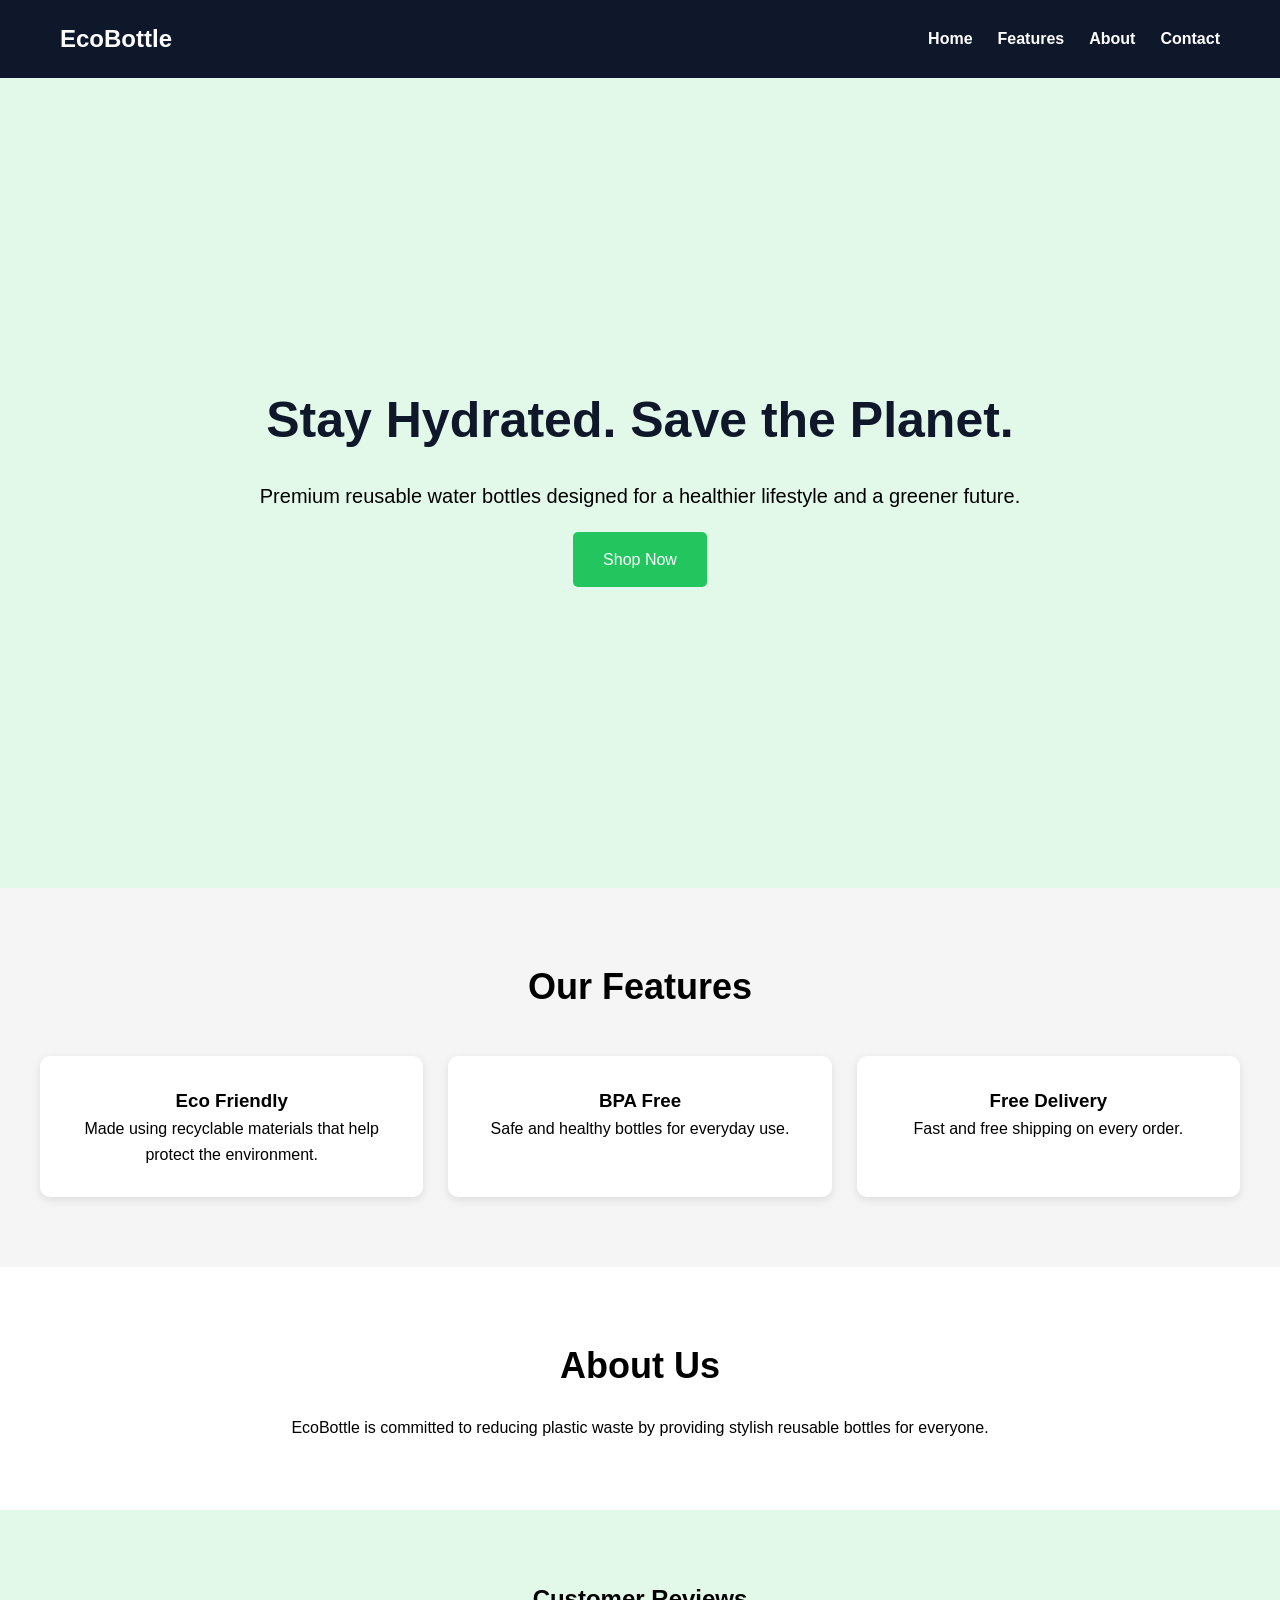
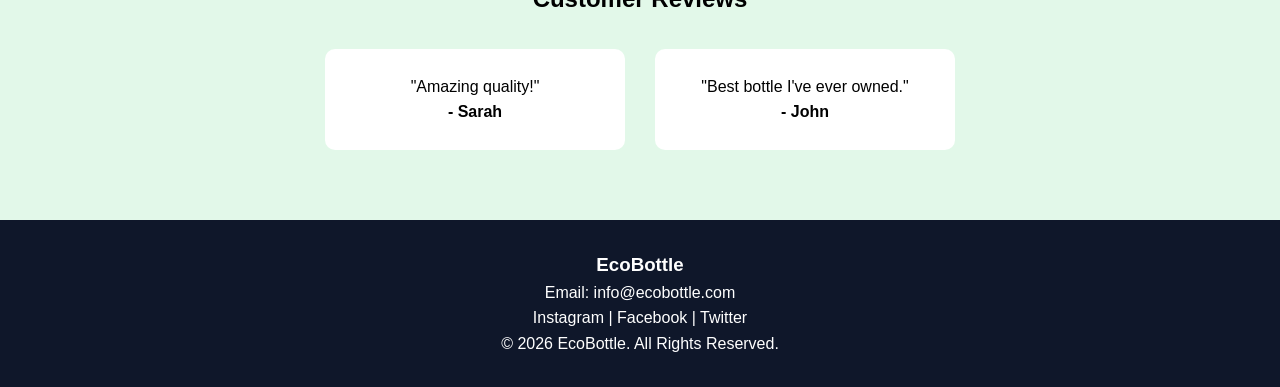
<file: Task-1-Landing-Page/index.html>
<!-- Navigation Bar -->
<!DOCTYPE html>
<html lang="en">

<head>
    <meta charset="UTF-8">
    <meta name="viewport" content="width=device-width, initial-scale=1.0">
    <title>EcoBottle Landing Page</title>

    <link rel="stylesheet" href="style.css">
</head>

<body>

    <!-- Navigation Bar -->
    <header>
        <nav class="navbar">
            <h2 class="logo">EcoBottle</h2>

            <ul class="nav-links">
                <li><a href="#home">Home</a></li>
                <li><a href="#features">Features</a></li>
                <li><a href="#about">About</a></li>
                <li><a href="#contact">Contact</a></li>
            </ul>
        </nav>
    </header>

    <!-- Hero Section -->
    <section class="hero" id="home">

        <div class="hero-text">
            <h1>Stay Hydrated. Save the Planet.</h1>

            <p>
                Premium reusable water bottles designed
                for a healthier lifestyle and a greener future.
            </p>

            <a href="#" class="btn">Shop Now</a>
        </div>

    </section>

    <!-- Features Section -->
    <section class="features" id="features">

        <h2>Our Features</h2>

        <div class="feature-container">

            <div class="card">
                <h3>Eco Friendly</h3>
                <p>Made using recyclable materials that help protect the environment.</p>
            </div>

            <div class="card">
                <h3>BPA Free</h3>
                <p>Safe and healthy bottles for everyday use.</p>
            </div>

            <div class="card">
                <h3>Free Delivery</h3>
                <p>Fast and free shipping on every order.</p>
            </div>

        </div>

    </section>

    <!-- About -->
    <section class="about" id="about">

        <h2>About Us</h2>

        <p>
            EcoBottle is committed to reducing plastic waste by
            providing stylish reusable bottles for everyone.
        </p>

    </section>

    <!-- Testimonials -->
    <section class="testimonials">

        <h2>Customer Reviews</h2>

        <div class="testimonial-container">

            <div class="review">
                <p>"Amazing quality!"</p>
                <h4>- Sarah</h4>
            </div>

            <div class="review">
                <p>"Best bottle I've ever owned."</p>
                <h4>- John</h4>
            </div>

        </div>

    </section>

    <!-- Footer -->
    <footer id="contact">

        <h3>EcoBottle</h3>

        <p>Email: info@ecobottle.com</p>

        <p>Instagram | Facebook | Twitter</p>

        <p>© 2026 EcoBottle. All Rights Reserved.</p>

    </footer>

</body>

</html>
</file>
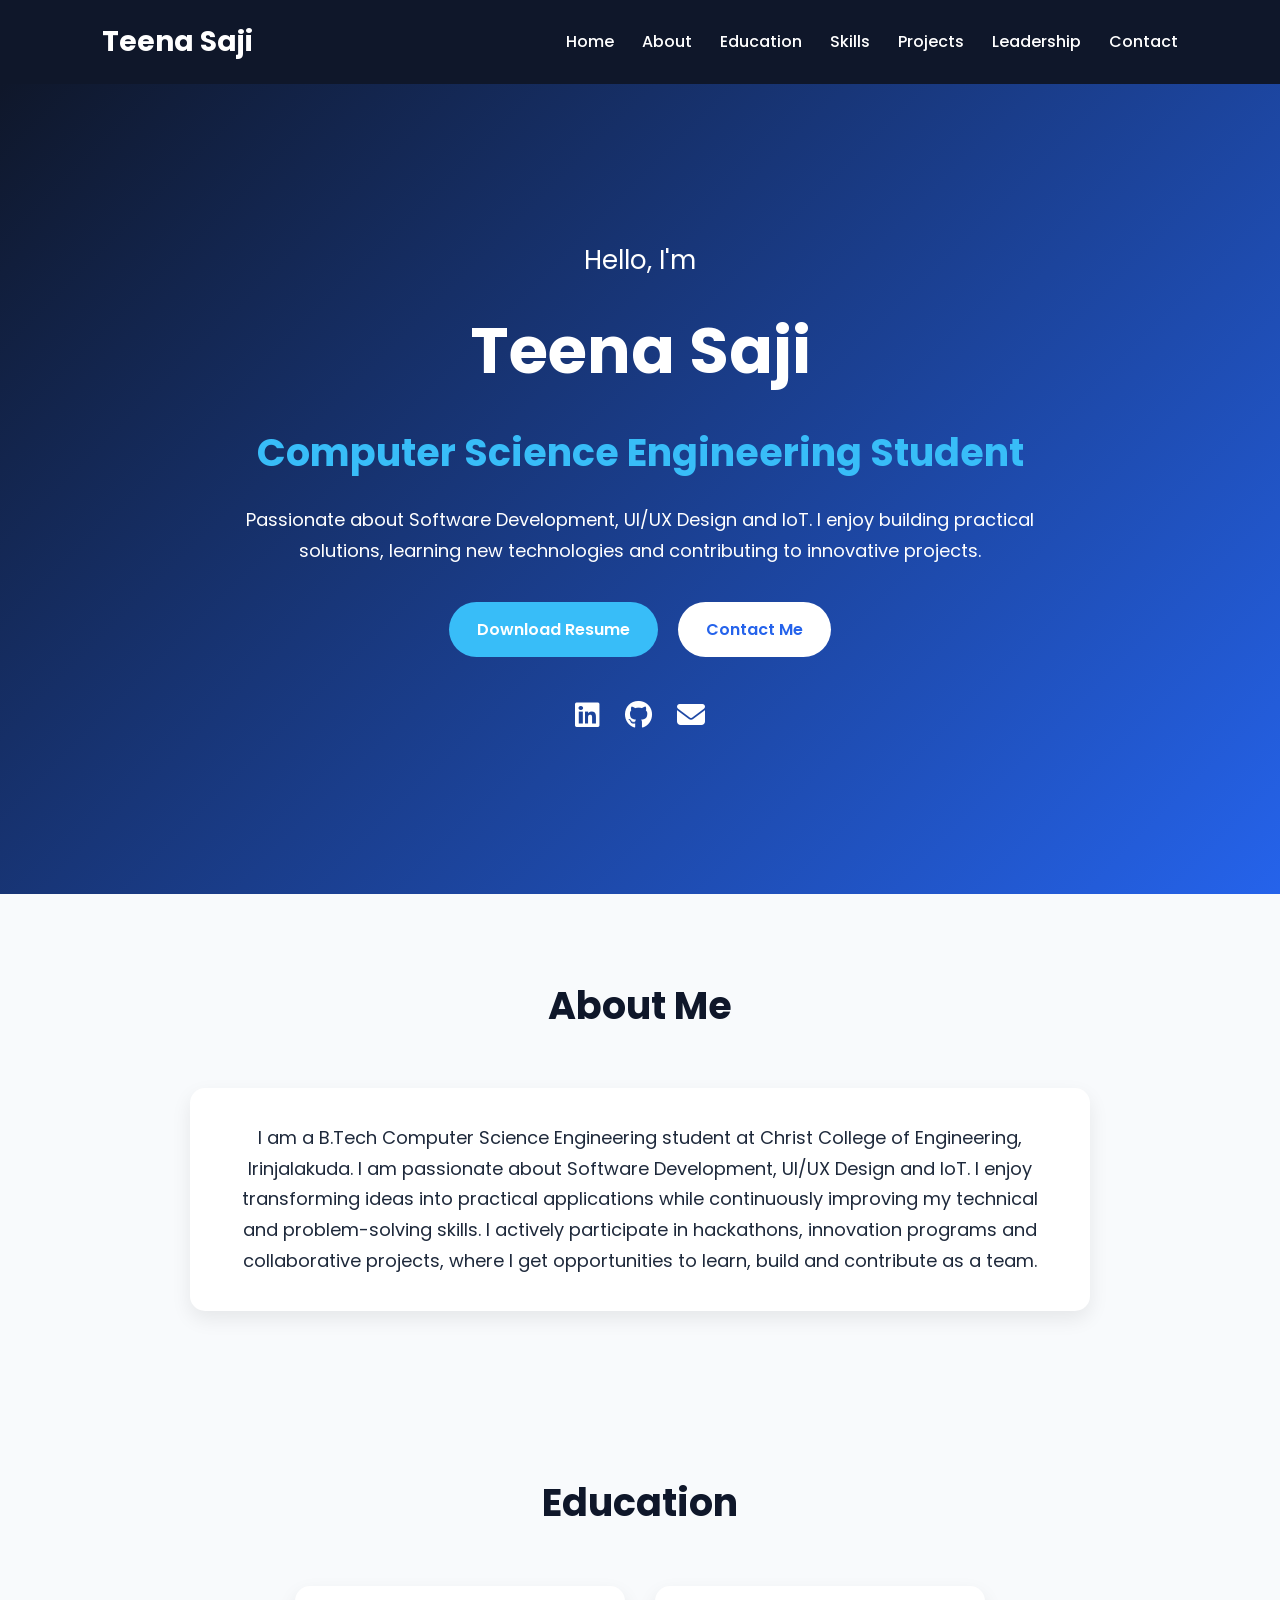
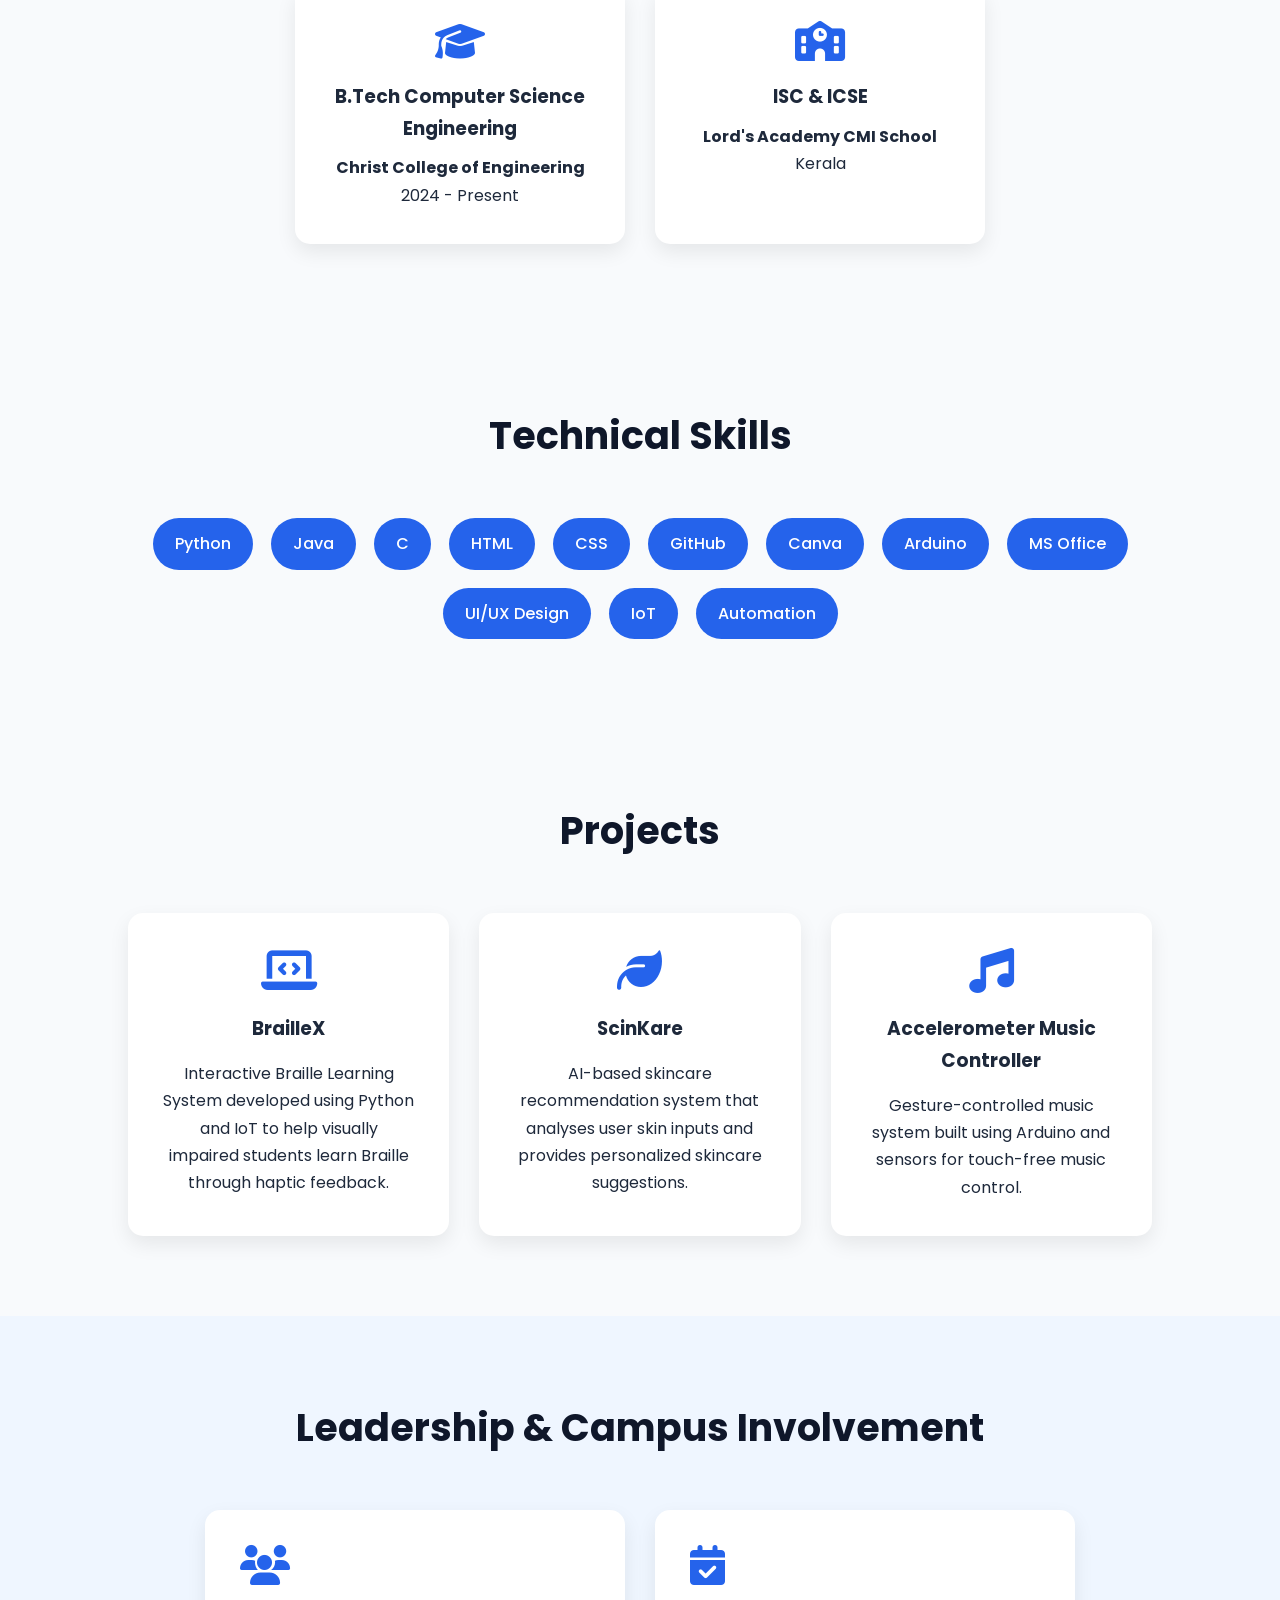
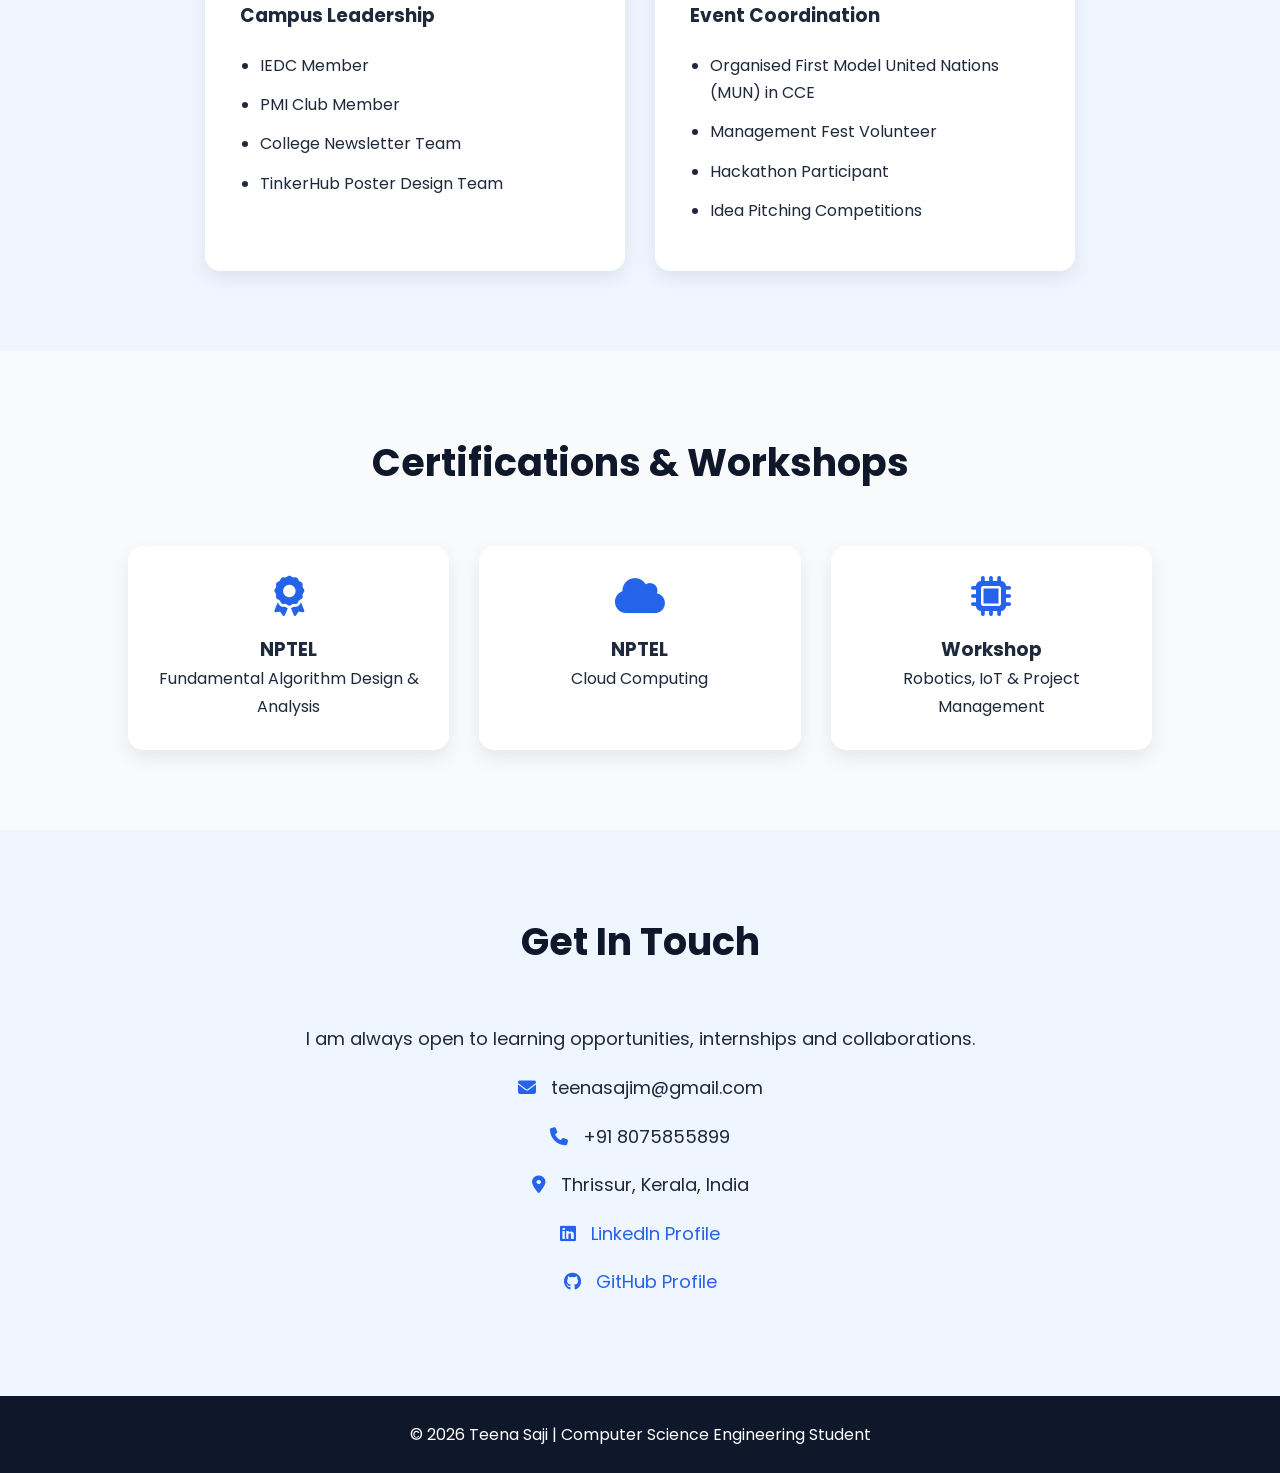
<file: Task-2-Portfolio/index.html>
<!DOCTYPE html>
<html lang="en">

<head>
    <meta charset="UTF-8">
    <meta name="viewport" content="width=device-width, initial-scale=1.0">
    <title>Teena Saji | Portfolio</title>

    <link rel="stylesheet" href="style.css">

    <link rel="stylesheet"
        href="https://cdnjs.cloudflare.com/ajax/libs/font-awesome/6.5.2/css/all.min.css">

</head>

<body>

    <!-- ================= NAVIGATION ================= -->

    <header>

        <nav class="navbar">

            <div class="logo">
                Teena Saji
            </div>

            <ul class="nav-links">

                <li><a href="#home">Home</a></li>

                <li><a href="#about">About</a></li>

                <li><a href="#education">Education</a></li>

                <li><a href="#skills">Skills</a></li>

                <li><a href="#projects">Projects</a></li>

                <li><a href="#leadership">Leadership</a></li>

                <li><a href="#contact">Contact</a></li>

            </ul>

        </nav>

    </header>



    <!-- ================= HERO ================= -->

    <section class="hero" id="home">

        <div class="hero-content">

            <h3>Hello, I'm</h3>

            <h1>Teena Saji</h1>

            <h2>Computer Science Engineering Student</h2>

            <p>

                Passionate about Software Development,
                UI/UX Design and IoT.
                I enjoy building practical solutions,
                learning new technologies and contributing
                to innovative projects.

            </p>

            <div class="hero-buttons">

                <a href="resume.pdf" target="_blank" class="btn">

                    Download Resume

                </a>

                <a href="#contact" class="btn2">

                    Contact Me

                </a>

            </div>

            <div class="social-icons">

                <a href="https://www.linkedin.com/in/teena-saji-manjaly/" target="_blank">

                    <i class="fab fa-linkedin"></i>

                </a>

                <a href="https://github.com/TeenaSaji" target="_blank">

                    <i class="fab fa-github"></i>

                </a>

                <a href="mailto:teenasajim@gmail.com">

                    <i class="fas fa-envelope"></i>

                </a>

            </div>

        </div>

    </section>



    <!-- ================= ABOUT ================= -->

    <section class="about" id="about">

        <h2>About Me</h2>

        <div class="about-box">

            <p>

                I am a B.Tech Computer Science Engineering student at
                Christ College of Engineering, Irinjalakuda.

                I am passionate about Software Development,
                UI/UX Design and IoT.

                I enjoy transforming ideas into practical
                applications while continuously improving my
                technical and problem-solving skills.

                I actively participate in hackathons,
                innovation programs and collaborative projects,
                where I get opportunities to learn, build and
                contribute as a team.

            </p>

        </div>

    </section>



    <!-- ================= EDUCATION ================= -->

    <section class="education" id="education">

        <h2>Education</h2>

        <div class="education-container">

            <div class="edu-card">

                <i class="fas fa-graduation-cap"></i>

                <h3>B.Tech Computer Science Engineering</h3>

                <h4>Christ College of Engineering</h4>

                <p>2024 - Present</p>

            </div>



            <div class="edu-card">

                <i class="fas fa-school"></i>

                <h3>ISC & ICSE</h3>

                <h4>Lord's Academy CMI School</h4>

                <p>Kerala</p>

            </div>

        </div>

    </section>
        <!-- ================= SKILLS ================= -->

    <section class="skills" id="skills">

        <h2>Technical Skills</h2>

        <div class="skills-container">

            <div class="skill">Python</div>

            <div class="skill">Java</div>

            <div class="skill">C</div>

            <div class="skill">HTML</div>

            <div class="skill">CSS</div>

            <div class="skill">GitHub</div>

            <div class="skill">Canva</div>

            <div class="skill">Arduino</div>

            <div class="skill">MS Office</div>

            <div class="skill">UI/UX Design</div>

            <div class="skill">IoT</div>

            <div class="skill">Automation</div>

        </div>

    </section>



    <!-- ================= PROJECTS ================= -->

    <section class="projects" id="projects">

        <h2>Projects</h2>

        <div class="projects-container">

            <div class="project-card">

                <i class="fas fa-laptop-code"></i>

                <h3>BrailleX</h3>

                <p>

                    Interactive Braille Learning System developed using
                    Python and IoT to help visually impaired students
                    learn Braille through haptic feedback.

                </p>

            </div>



            <div class="project-card">

                <i class="fas fa-leaf"></i>

                <h3>ScinKare</h3>

                <p>

                    AI-based skincare recommendation system that
                    analyses user skin inputs and provides
                    personalized skincare suggestions.

                </p>

            </div>



            <div class="project-card">

                <i class="fas fa-music"></i>

                <h3>Accelerometer Music Controller</h3>

                <p>

                    Gesture-controlled music system built using
                    Arduino and sensors for touch-free music control.

                </p>

            </div>

        </div>

    </section>



    <!-- ================= LEADERSHIP ================= -->

    <section class="leadership" id="leadership">

        <h2>Leadership & Campus Involvement</h2>

        <div class="leadership-container">

            <div class="lead-card">

                <i class="fas fa-users"></i>

                <h3>Campus Leadership</h3>

                <ul>

                    <li>IEDC Member</li>

                    <li>PMI Club Member</li>

                    <li>College Newsletter Team</li>

                    <li>TinkerHub Poster Design Team</li>

                </ul>

            </div>



            <div class="lead-card">

                <i class="fas fa-calendar-check"></i>

                <h3>Event Coordination</h3>

                <ul>

                    <li>Organised First Model United Nations (MUN) in CCE</li>

                    <li>Management Fest Volunteer</li>

                    <li>Hackathon Participant</li>

                    <li>Idea Pitching Competitions</li>

                </ul>

            </div>

        </div>

    </section>



    <!-- ================= CERTIFICATIONS ================= -->

    <section class="certifications">

        <h2>Certifications & Workshops</h2>

        <div class="certificate-container">

            <div class="certificate-card">

                <i class="fas fa-award"></i>

                <h3>NPTEL</h3>

                <p>

                    Fundamental Algorithm Design &
                    Analysis

                </p>

            </div>



            <div class="certificate-card">

                <i class="fas fa-cloud"></i>

                <h3>NPTEL</h3>

                <p>

                    Cloud Computing

                </p>

            </div>



            <div class="certificate-card">

                <i class="fas fa-microchip"></i>

                <h3>Workshop</h3>

                <p>

                    Robotics, IoT &
                    Project Management

                </p>

            </div>

        </div>

    </section>



    <!-- ================= CONTACT ================= -->

    <section class="contact" id="contact">

        <h2>Get In Touch</h2>

        <p>

            I am always open to learning opportunities,
            internships and collaborations.

        </p>

        <div class="contact-details">

            <p>

                <i class="fas fa-envelope"></i>

                teenasajim@gmail.com

            </p>

            <p>

                <i class="fas fa-phone"></i>

                +91 8075855899

            </p>

            <p>

                <i class="fas fa-map-marker-alt"></i>

                Thrissur, Kerala, India

            </p>

            <p>

                <i class="fab fa-linkedin"></i>

                <a href="https://www.linkedin.com/in/teena-saji-manjaly/" target="_blank">

                    LinkedIn Profile

                </a>

            </p>

            <p>

                <i class="fab fa-github"></i>

                <a href="https://github.com/TeenaSaji" target="_blank">

                    GitHub Profile

                </a>

            </p>

        </div>

    </section>



    <!-- ================= FOOTER ================= -->

    <footer>

        <p>

            © 2026 Teena Saji | Computer Science Engineering Student

        </p>

    </footer>

</body>

</html>
</file>
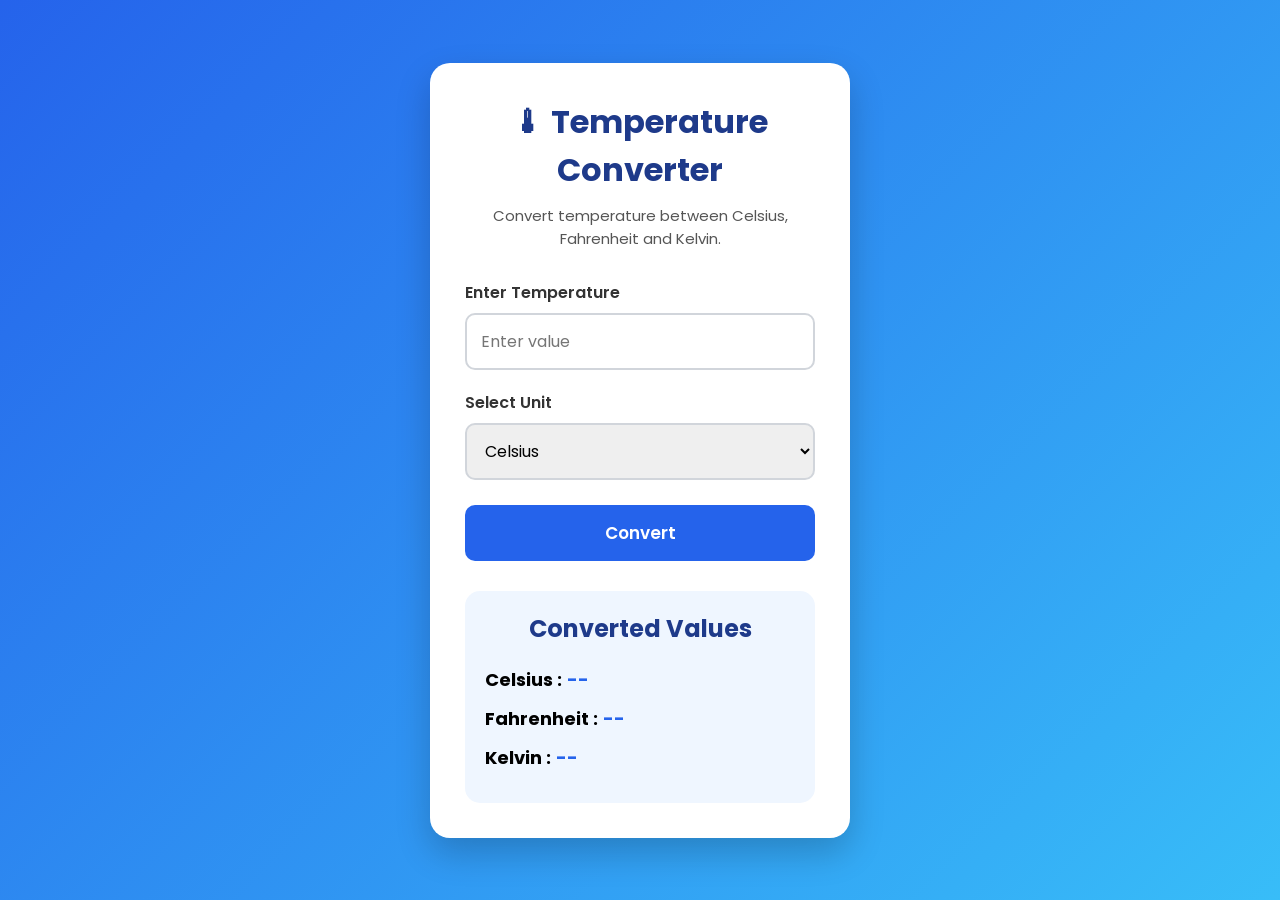
<file: Task-3-Temperature-Converter/index.html>
<!DOCTYPE html>
<html lang="en">

<head>

    <meta charset="UTF-8">

    <meta name="viewport" content="width=device-width, initial-scale=1.0">

    <title>Temperature Converter</title>

    <link rel="stylesheet" href="style.css">

</head>

<body>

    <div class="container">

        <h1>🌡 Temperature Converter</h1>

        <p class="subtitle">

            Convert temperature between Celsius, Fahrenheit and Kelvin.

        </p>

        <div class="input-box">

            <label>Enter Temperature</label>

            <input
                type="number"
                id="temperature"
                placeholder="Enter value">

        </div>

        <div class="input-box">

            <label>Select Unit</label>

            <select id="unit">

                <option value="celsius">Celsius</option>

                <option value="fahrenheit">Fahrenheit</option>

                <option value="kelvin">Kelvin</option>

            </select>

        </div>

        <button onclick="convertTemperature()">

            Convert

        </button>

        <p id="error"></p>

        <div class="result">

            <h2>Converted Values</h2>

            <p><strong>Celsius :</strong> <span id="celsius">--</span></p>

            <p><strong>Fahrenheit :</strong> <span id="fahrenheit">--</span></p>

            <p><strong>Kelvin :</strong> <span id="kelvin">--</span></p>

        </div>

    </div>

    <script src="script.js"></script>

</body>

</html>
</file>
<file: Task-1-Landing-Page/style.css>
/* Reset */

*{
    margin:0;
    padding:0;
    box-sizing:border-box;
}

body{
    font-family:Arial, sans-serif;
    line-height:1.6;
    background:#f5f5f5;
}

/* Navigation */

.navbar{
    display:flex;
    justify-content:space-between;
    align-items:center;
    background:#0f172a;
    padding:20px 60px;
    position:sticky;
    top:0;
}

.logo{
    color:white;
}

.nav-links{
    display:flex;
    list-style:none;
}

.nav-links li{
    margin-left:25px;
}

.nav-links a{
    text-decoration:none;
    color:white;
    font-weight:bold;
}

/* Hero */

.hero{
    height:90vh;
    display:flex;
    justify-content:center;
    align-items:center;
    text-align:center;
    background:#e2f8e9;
    padding:20px;
}

.hero h1{
    font-size:50px;
    color:#0f172a;
}

.hero p{
    font-size:20px;
    margin:20px 0;
}

.btn{
    background:#22c55e;
    color:white;
    text-decoration:none;
    padding:15px 30px;
    border-radius:5px;
    display:inline-block;
}

.btn:hover{
    background:#16a34a;
}

/* Features */

.features{
    padding:70px 40px;
    text-align:center;
}

.features h2{
    margin-bottom:40px;
    font-size:36px;
}

.feature-container{
    display:grid;
    grid-template-columns:repeat(3,1fr);
    gap:25px;
}

.card{
    background:white;
    padding:30px;
    border-radius:10px;
    box-shadow:0 3px 10px rgba(0,0,0,0.1);
}

/* About */

.about{
    background:white;
    padding:70px;
    text-align:center;
}

.about h2{
    margin-bottom:20px;
    font-size:36px;
}

/* Testimonials */

.testimonials{
    padding:70px;
    background:#e2f8e9;
    text-align:center;
}

.testimonial-container{
    display:flex;
    justify-content:center;
    gap:30px;
    margin-top:30px;
}

.review{
    background:white;
    padding:25px;
    border-radius:10px;
    width:300px;
}

/* Footer */

footer{
    background:#0f172a;
    color:white;
    text-align:center;
    padding:30px;
}

/* Responsive */

@media(max-width:768px){

    .navbar{
        flex-direction:column;
    }

    .nav-links{
        flex-direction:column;
        margin-top:20px;
    }

    .nav-links li{
        margin:10px 0;
    }

    .hero h1{
        font-size:35px;
    }

    .feature-container{
        grid-template-columns:1fr;
    }

    .testimonial-container{
        flex-direction:column;
        align-items:center;
    }

}
</file>
<file: Task-2-Portfolio/style.css>
/* Google Font */
@import url('https://fonts.googleapis.com/css2?family=Poppins:wght@300;400;500;600;700&display=swap');

/* ================= RESET ================= */

*{
    margin:0;
    padding:0;
    box-sizing:border-box;
    scroll-behavior:smooth;
}

body{
    font-family:'Poppins',sans-serif;
    background:#F8FAFC;
    color:#1E293B;
    line-height:1.7;
}

/* ================= NAVBAR ================= */

.navbar{
    display:flex;
    justify-content:space-between;
    align-items:center;
    padding:18px 8%;
    background:#0F172A;
    position:sticky;
    top:0;
    z-index:1000;
}

.logo{
    color:white;
    font-size:28px;
    font-weight:700;
}

.nav-links{
    display:flex;
    list-style:none;
    gap:28px;
}

.nav-links a{
    color:white;
    text-decoration:none;
    font-weight:500;
    transition:.3s;
}

.nav-links a:hover{
    color:#38BDF8;
}

/* ================= HERO ================= */

.hero{
    min-height:90vh;
    display:flex;
    justify-content:center;
    align-items:center;
    text-align:center;
    padding:80px 10%;
    background:linear-gradient(135deg,#0F172A,#2563EB);
    color:white;
}

.hero-content{
    max-width:850px;
}

.hero h3{
    font-size:26px;
    font-weight:400;
}

.hero h1{
    font-size:64px;
    margin:15px 0;
}

.hero h2{
    color:#38BDF8;
    margin-bottom:20px;
}

.hero p{
    font-size:18px;
    margin-bottom:35px;
}

.hero-buttons{
    display:flex;
    justify-content:center;
    gap:20px;
    margin-bottom:35px;
}

.btn{
    background:#38BDF8;
    color:white;
    padding:14px 28px;
    text-decoration:none;
    border-radius:30px;
    font-weight:600;
    transition:.3s;
}

.btn:hover{
    background:#0EA5E9;
    transform:translateY(-3px);
}

.btn2{
    background:white;
    color:#2563EB;
    padding:14px 28px;
    text-decoration:none;
    border-radius:30px;
    font-weight:600;
    transition:.3s;
}

.btn2:hover{
    background:#E2E8F0;
    transform:translateY(-3px);
}

/* ================= SOCIAL ICONS ================= */

.social-icons{
    display:flex;
    justify-content:center;
    gap:25px;
}

.social-icons a{
    color:white;
    font-size:28px;
    transition:.3s;
}

.social-icons a:hover{
    color:#38BDF8;
}

/* ================= COMMON ================= */

section{
    padding:80px 10%;
}

section h2{
    text-align:center;
    font-size:38px;
    margin-bottom:50px;
    color:#0F172A;
}

/* ================= ABOUT ================= */

.about-box{
    max-width:900px;
    margin:auto;
    background:white;
    padding:35px;
    border-radius:15px;
    box-shadow:0 8px 20px rgba(0,0,0,.08);
    text-align:center;
}

.about-box p{
    font-size:18px;
}

/* ================= EDUCATION ================= */

.education-container{
    display:flex;
    justify-content:center;
    gap:30px;
    flex-wrap:wrap;
}

.edu-card{
    background:white;
    width:330px;
    padding:35px;
    border-radius:15px;
    text-align:center;
    box-shadow:0 8px 20px rgba(0,0,0,.08);
    transition:.3s;
}

.edu-card:hover{
    transform:translateY(-8px);
}

.edu-card i{
    font-size:40px;
    color:#2563EB;
    margin-bottom:20px;
}

.edu-card h3{
    margin-bottom:10px;
}

/* ================= SKILLS ================= */

.skills-container{
    display:flex;
    flex-wrap:wrap;
    justify-content:center;
    gap:18px;
}

.skill{
    background:#2563EB;
    color:white;
    padding:12px 22px;
    border-radius:30px;
    transition:.3s;
    font-weight:500;
}

.skill:hover{
    background:#38BDF8;
    transform:translateY(-5px);
}

/* ================= PROJECTS ================= */

.projects-container{
    display:grid;
    grid-template-columns:repeat(auto-fit,minmax(280px,1fr));
    gap:30px;
}

.project-card{
    background:white;
    padding:35px;
    border-radius:15px;
    text-align:center;
    box-shadow:0 8px 20px rgba(0,0,0,.08);
    transition:.3s;
}

.project-card:hover{
    transform:translateY(-10px);
}

.project-card i{
    font-size:45px;
    color:#2563EB;
    margin-bottom:20px;
}

.project-card h3{
    margin-bottom:15px;
}

/* ================= LEADERSHIP ================= */

.leadership{
    background:#EFF6FF;
}

.leadership-container{
    display:flex;
    gap:30px;
    justify-content:center;
    flex-wrap:wrap;
}

.lead-card{
    width:420px;
    background:white;
    padding:35px;
    border-radius:15px;
    box-shadow:0 8px 20px rgba(0,0,0,.08);
}

.lead-card i{
    font-size:40px;
    color:#2563EB;
    margin-bottom:15px;
}

.lead-card ul{
    margin-top:20px;
    padding-left:20px;
}

.lead-card li{
    margin-bottom:12px;
}

/* ================= CERTIFICATES ================= */

.certificate-container{
    display:grid;
    grid-template-columns:repeat(auto-fit,minmax(250px,1fr));
    gap:30px;
}

.certificate-card{
    background:white;
    padding:30px;
    text-align:center;
    border-radius:15px;
    box-shadow:0 8px 20px rgba(0,0,0,.08);
    transition:.3s;
}

.certificate-card:hover{
    transform:translateY(-8px);
}

.certificate-card i{
    font-size:40px;
    color:#2563EB;
    margin-bottom:18px;
}

/* ================= CONTACT ================= */

.contact{
    text-align:center;
    background:#EFF6FF;
}

.contact p{
    margin:18px 0;
    font-size:18px;
}

.contact i{
    color:#2563EB;
    margin-right:10px;
}

.contact a{
    text-decoration:none;
    color:#2563EB;
}

.contact a:hover{
    text-decoration:underline;
}

/* ================= FOOTER ================= */

footer{
    background:#0F172A;
    color:white;
    text-align:center;
    padding:25px;
}

/* ================= RESPONSIVE ================= */

@media(max-width:900px){

.navbar{
    flex-direction:column;
    gap:20px;
}

.nav-links{
    flex-wrap:wrap;
    justify-content:center;
}

.hero h1{
    font-size:48px;
}

.hero-buttons{
    flex-direction:column;
    align-items:center;
}

.leadership-container,
.education-container{
    flex-direction:column;
    align-items:center;
}

}

@media(max-width:600px){

.hero{
    padding:60px 8%;
}

.hero h1{
    font-size:36px;
}

.hero h2{
    font-size:22px;
}

.hero p{
    font-size:16px;
}

section h2{
    font-size:30px;
}

.logo{
    font-size:22px;
}

.nav-links{
    gap:15px;
}

.nav-links a{
    font-size:14px;
}

}
</file>
<file: Task-3-Temperature-Converter/style.css>
/* Google Font */

@import url('https://fonts.googleapis.com/css2?family=Poppins:wght@300;400;500;600;700&display=swap');

/* Reset */

*{
    margin:0;
    padding:0;
    box-sizing:border-box;
    font-family:'Poppins',sans-serif;
}

body{

    display:flex;
    justify-content:center;
    align-items:center;
    min-height:100vh;

    background:linear-gradient(135deg,#2563EB,#38BDF8);

    padding:20px;

}

/* Main Card */

.container{

    background:#ffffff;

    width:420px;

    padding:35px;

    border-radius:20px;

    box-shadow:0 15px 35px rgba(0,0,0,0.2);

}

/* Heading */

h1{

    text-align:center;

    color:#1E3A8A;

    margin-bottom:10px;

}

.subtitle{

    text-align:center;

    color:#555;

    margin-bottom:30px;

    font-size:15px;

}

/* Labels */

label{

    display:block;

    margin-bottom:8px;

    font-weight:600;

    color:#333;

}

/* Input */

input{

    width:100%;

    padding:14px;

    border:2px solid #d1d5db;

    border-radius:10px;

    margin-bottom:20px;

    font-size:16px;

    outline:none;

}

input:focus{

    border-color:#2563EB;

}

/* Dropdown */

select{

    width:100%;

    padding:14px;

    border:2px solid #d1d5db;

    border-radius:10px;

    margin-bottom:25px;

    font-size:16px;

    cursor:pointer;

    outline:none;

}

select:focus{

    border-color:#2563EB;

}

/* Button */

button{

    width:100%;

    padding:15px;

    border:none;

    border-radius:10px;

    background:#2563EB;

    color:white;

    font-size:17px;

    font-weight:600;

    cursor:pointer;

    transition:0.3s;

}

button:hover{

    background:#1D4ED8;

    transform:translateY(-2px);

}

/* Error */

#error{

    text-align:center;

    color:red;

    margin-top:15px;

    font-weight:600;

}

/* Result Card */

.result{

    margin-top:30px;

    background:#EFF6FF;

    padding:20px;

    border-radius:15px;

}

.result h2{

    text-align:center;

    color:#1E3A8A;

    margin-bottom:20px;

}

.result p{

    margin:12px 0;

    font-size:18px;

}

.result span{

    color:#2563EB;

    font-weight:bold;

}

/* Responsive */

@media(max-width:500px){

.container{

    width:100%;

    padding:25px;

}

h1{

    font-size:28px;

}

button{

    font-size:16px;

}

.result p{

    font-size:16px;

}

}
</file>
